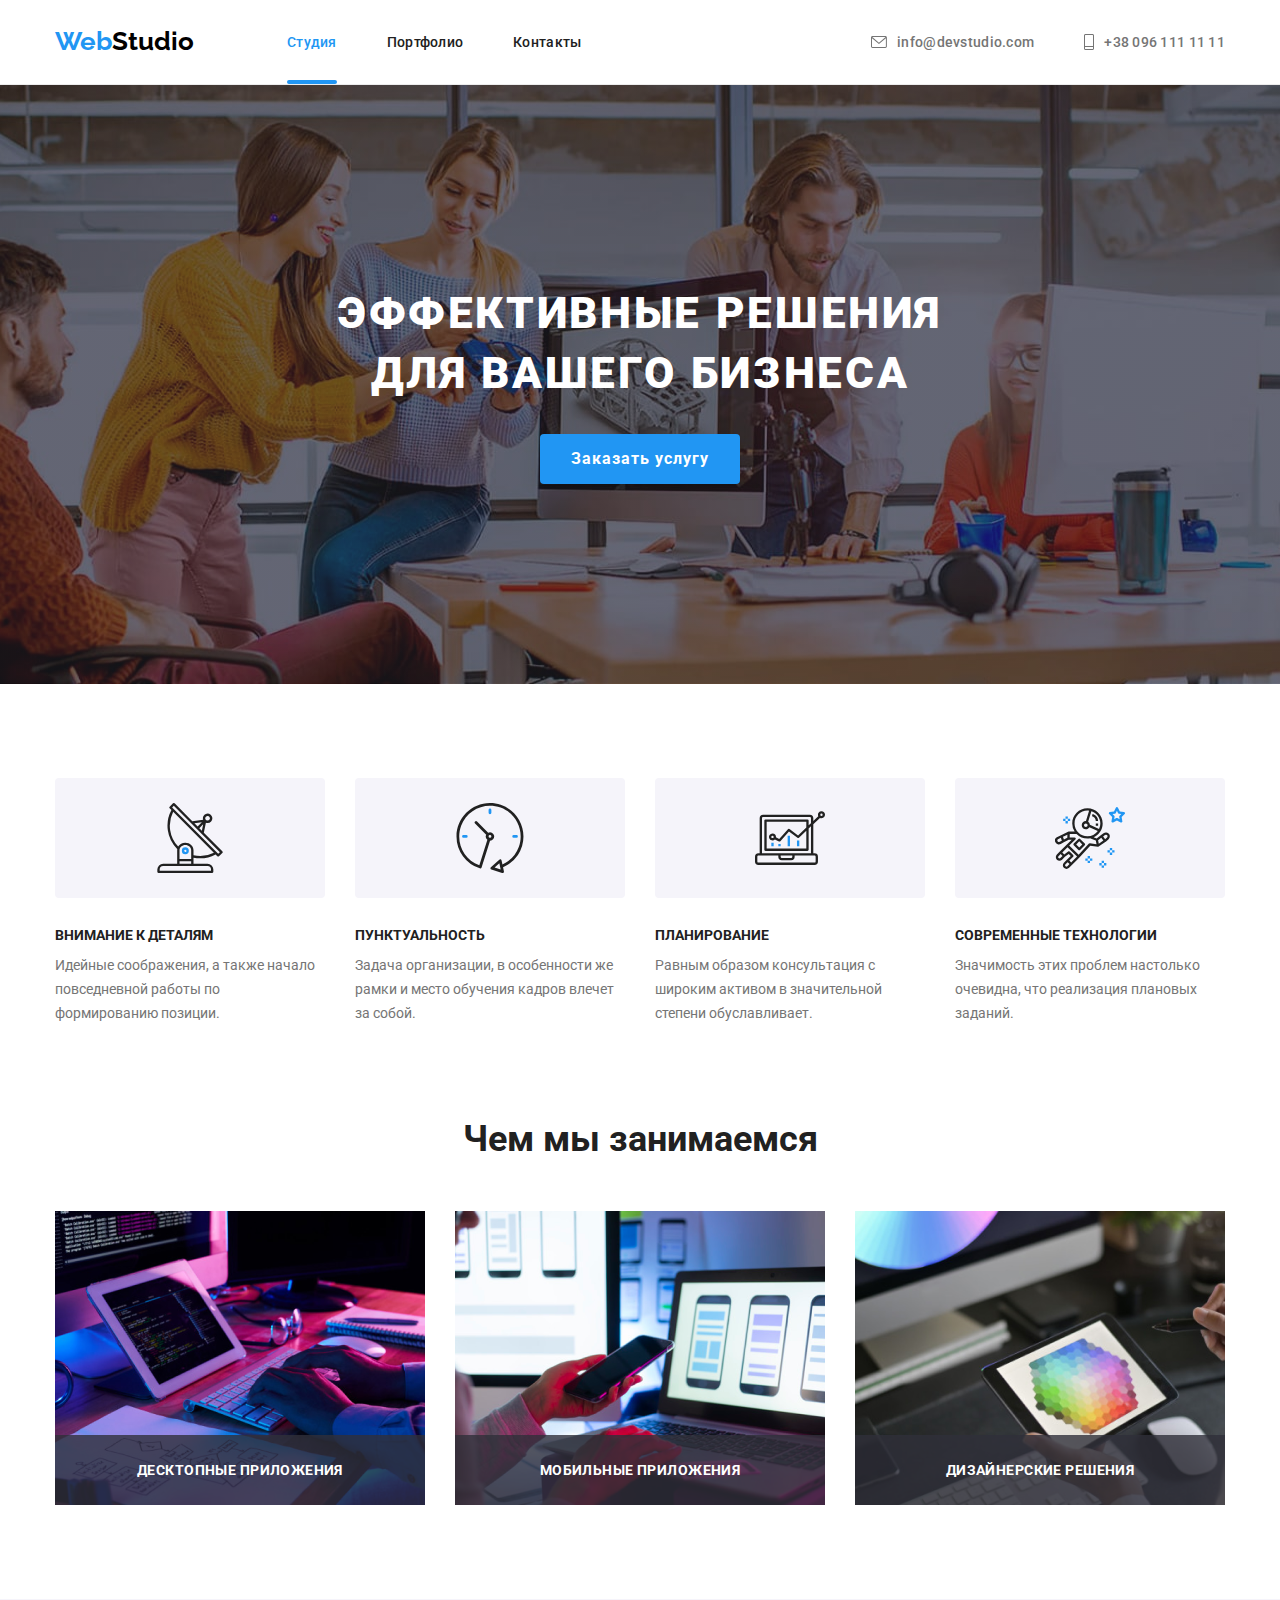
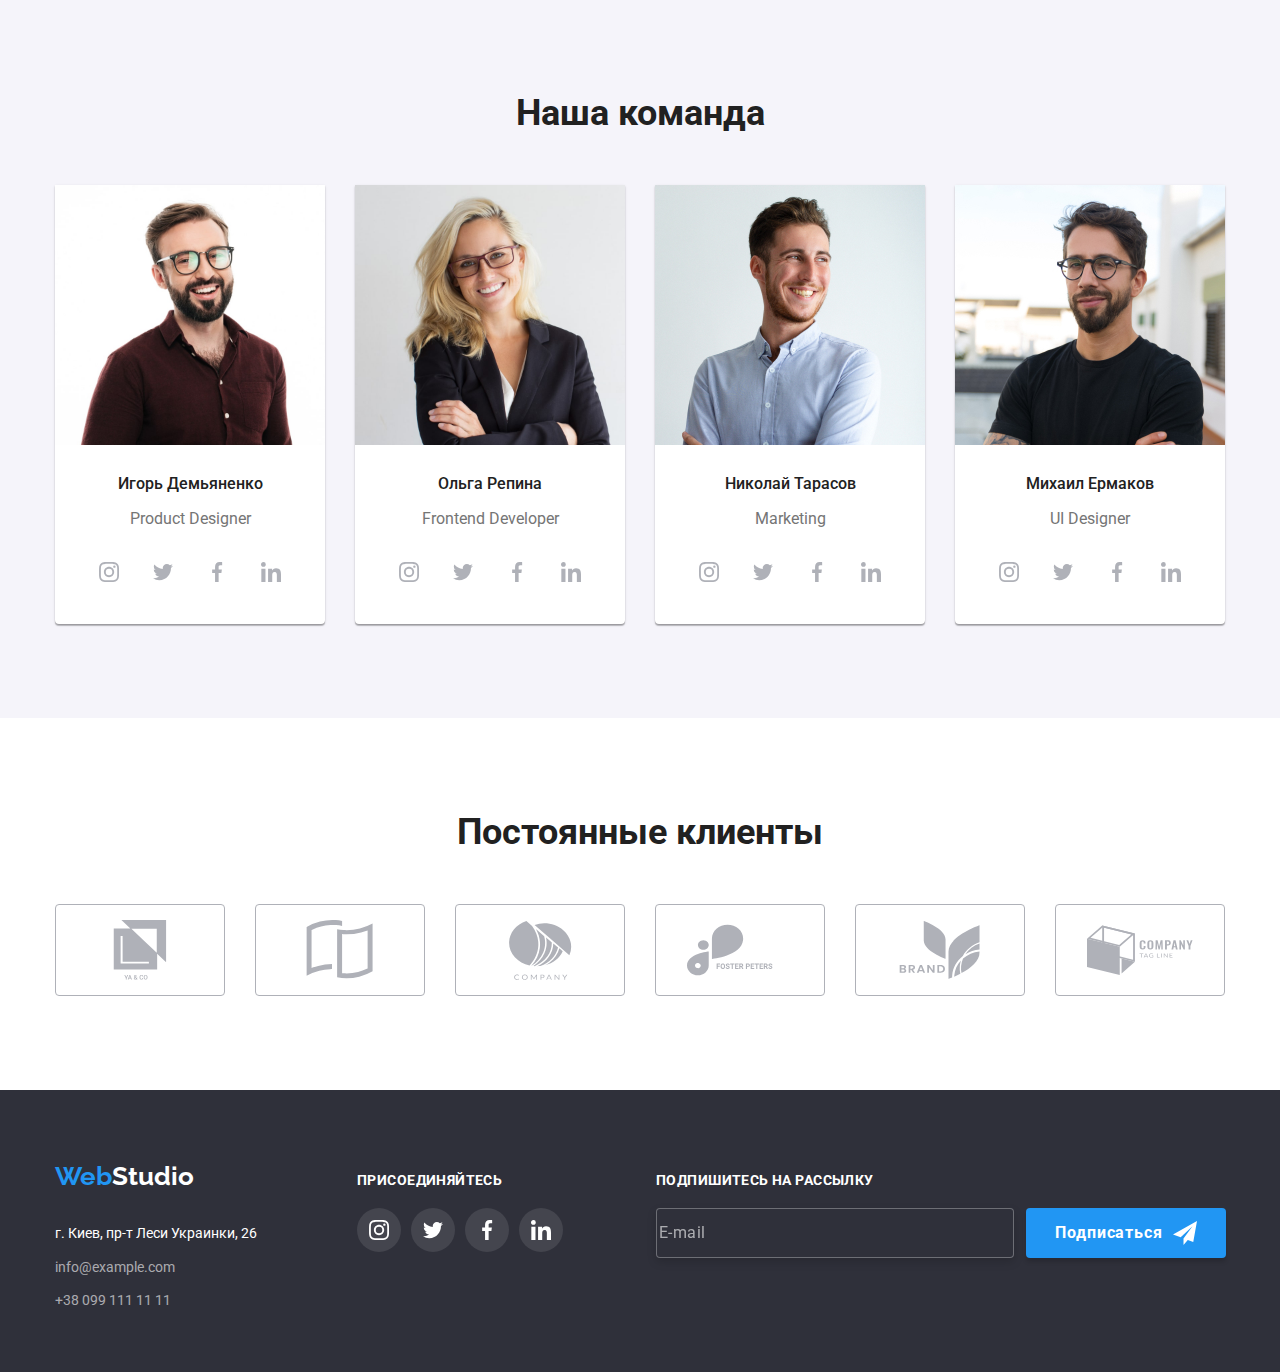
<file: index.html>
<!DOCTYPE html>
<html lang="ru">

<head>
    <meta charset="UTF-8">
    <meta http-equiv="X-UA-Compatible" content="IE=edge">
    <meta name="viewport" content="width=device-width, initial-scale=1.0">
    <link rel="stylesheet" href="./css/modern-normalize.css">
    <link rel="stylesheet" href="./css/main.min.css">
    <link
        href="https://fonts.googleapis.com/css2?family=Raleway:wght@700&family=Roboto:wght@400;500;700;900&display=swap"
        rel="stylesheet">
    <title>Главная</title>
</head>

<body>
    <!--                   Заголовок                     -->
    <header>
        <div class="conteiner main-nav">
            <a href="./index.html" class="logo"><span class="logo__text">Web</span>Studio</a>            
            <nav class="nav">
                <ul class="nav__list list">
                    <li class="nav__item"><a href="./index.html" class="nav__link current">Студия</a></li>
                    <li class="nav__item"><a href="./portfolio.html" class="nav__link ">Портфолио</a></li>
                    <li class="nav__item"><a href="" class="nav__link">Контакты</a></li>
                </ul>
            </nav>
            <ul class="auth list">
                <li class="auth__item"><a href="mailto:info@devstudio.com" class="auth__link">
                        <svg class="auth__icon-envelop" width="16" height="12">
                            <use href="images/icons.svg#icon-envelope"></use>
                        </svg>
                        info@devstudio.com</a></li>
                <li class="auth__item"><a href="tel:+380961111111" class="auth__link">
                        <svg class="auth__icon-tel" width="10" height="16">
                            <use href="images/icons.svg#icon-telefon"></use>
                        </svg>+38 096 111 11 11</a></li>
            </ul>
            <button type="button" class="main-nav__button" data-menu-open>
                <svg class="main-nav__icon" width="40" height="40">
                    <use href="images/icons.svg#icon-menu"></use>
                </svg>
            </button>
            <!-- !------------------ Mobile Menu ----------------! -->
            
            <div class="mobile-menu is-hidden" data-menu>
                <div class="container">
                <div class="mobile-menu-top">             
                <button type="button" class="moblile-menu__close-button" data-menu-close>
                </button> 
                <ul class="mobile-menu__list list">
                    <li class="mobile-menu__item"><a href="./index.html" class="mobile-menu__link current">Студия</a></li>
                    <li class="mobile-menu__item"><a href="./portfolio.html" class="mobile-menu__link">Портфолио</a></li>
                    <li class="mobile-nav-menu__item"><a href="" class="mobile-menu__link">Контакты</a></li>
                </ul>  
                </div>
                <div class="mobile-menu-bot">  
                <ul class="mobile-auth__list list">
                    <li class="mobile-auth__item"><a href="tel:+380961111111" class="mobile-auth__link">
                            +38 096 111 11 11</a></li>
                    <li class="mobile-auth__item "><a href="mailto:info@devstudio.com" class="mobile-auth__link menu-mail">      
                            info@devstudio.com</a></li>
                    
                </ul>  
                <ul class="mobile-social__list list">
                    <li class="mobile-social__item"><a class="mobile-social__link" href="">Instagram</a></li>
                    <li class="mobile-social__item"><a class="mobile-social__link" href="">Twitter</a></li>
                    <li class="mobile-social__item"><a class="mobile-social__link" href="">Facebook</a></li>
                    <li class="mobile-social__item"><a class="mobile-social__link" href="">LinkedIn</a></li>
                </ul> 
              </div>                             
              </div>   
            </div>
        </div>
    </header>


    <main>
        <!--                блок заказа услуг                -->
        <section class="hero">            
            <div class="conteiner">
                <h1 class="hero__title">Эффективные решения <br /> для вашего бизнеса</h1>
                <button type="button" class="hero__button button" data-modal-close>Заказать услугу</button>                
            </div>
        </section>
        <!--           Основной инфо блок    -->
        <section class="section  feature">
            <h2 class="feature__title--hidden visually-hidden">Особенности</h2>
            <div class="conteiner">
                <ul class="feature__list">
                    <li class="feature__item">
                        <div class="feature__icon-conteiner">
                            <svg class="feature__icon">
                                <use href="images/icons.svg#icon-antenna-1"></use>
                            </svg>
                        </div>
                        <h3 class="feature__title">Внимание к деталям</h3>
                        <p class="feature__text">Идейные соображения, а также начало повседневной работы по формированию
                            позиции.</p>
                    </li>
                    <li class="feature__item">
                        <div class="feature__icon-conteiner">
                            <svg class="feature__icon">
                                <use href="images/icons.svg#icon-clock-1"></use>
                            </svg>
                        </div>
                        <h3 class="feature__title">Пунктуальность</h3>
                        <p class="feature__text">Задача организации, в особенности же рамки и место обучения кадров
                            влечет за собой.</p>
                    </li>
                    <li class="feature__item">
                        <div class="feature__icon-conteiner">
                            <svg class="feature__icon">
                                <use href="images/icons.svg#icon-diagram-1"></use>
                            </svg>
                        </div>
                        <h3 class="feature__title">Планирование</h3>
                        <p class="feature__text">Равным образом консультация с широким активом в значительной степени
                            обуславливает.</p>
                    </li>
                    <li class="feature__item">
                        <div class="feature__icon-conteiner">
                            <svg class="feature__icon">
                                <use href="images/icons.svg#icon-astronaut-1"></use>
                            </svg>
                        </div>
                        <h3 class="feature__title">Современные технологии</h3>
                        <p class="feature__text">Значимость этих проблем настолько очевидна, что реализация плановых
                            заданий.</p>
                    </li>
                </ul>
            </div>
        </section>
        <!--              Чем мы занимаемся                -->
        <section class="section  doing">
            <div class="conteiner">
                <h2 class="doing__title title">Чем мы занимаемся</h2>
                <ul class="doing__list">
                    <li class="doing__item">
                        <div class="doing__thumb">
                            <h3 class="doing__cards-title">Десктопные приложения</h3>
                        </div>
                        <img
                         srcset="./images/job1.png 1x,
                         ./images/job1-x2.jpg 2x"   
                         src="./images/job1.png" alt="box1" width="370" height="294"/>
                    </li>
                    <li class="doing__item">
                        <div class="doing__thumb">
                            <h3 class="doing__cards-title">Мобильные приложения</h3>
                        </div>
                        <img
                         srcset="./images/job2.png 1x,
                         ./images/job2-x2.jpg 2x"
                         src="./images/job2.png" alt="box2" width="370" height="294"/>
                    </li>
                    <li class="doing__item">
                        <div class="doing__thumb">
                            <h3 class="doing__cards-title">Дизайнерские решения</h3>
                        </div>
                        <img
                         srcset="./images/job3.png 1x,
                         ./images/job3-x2.jpg 2x"
                         src="./images/job3.png" alt="box3" width="370" height="294"/>
                    </li>
                </ul>
            </div>
        </section>
        <!--              Секция - Наша команда                -->
        <section class="section  team">
            <div class="conteiner">
                <h2 class="team__title title">Наша команда</h2>
                <ul class="team__list list">
                    <li class="team__item">
                        <picture >
                            <source
                            srcset=
                         "./images/team-desk-1-x1.jpg 1x,
                         ./images/team-desk-1-x2.jpg 2x" 
                            media="(min-width: 1200px)"
                            />
                            <source
                            srcset=
                         "./images/team-tab-1-x1.jpg 1x,
                         ./images/team-tab-1-x2.jpg 2x"
                            media="(min-width: 768px)"
                            />
                            <source
                            srcset=
                         "./images/team-mob-1-x1.jpg 1x,
                         ./images/team-mob-1-x2.jpg 2x"
                            media="(min-width: 480px)"
                            />
                            <img src="./images/mate1.png" alt="Игорь Демьяненко"
                            >
                        </picture>   
                        <div class="team__frame">
                            <h3 class="team__members-name">Игорь Демьяненко</h3>
                            <p class="team__profession" lang="en">Product Designer</p>
                            <ul class="team__social">
                                <li class="team__item--social"><a href="" class="team__social-link">
                                        <svg class="team__icon" width="20" height="20">
                                            <use href="images/icons.svg#icon-instagram-2"></use>
                                        </svg>
                                    </a></li>
                                <li class="team__item--social"><a href="" class="team__social-link">
                                        <svg class="team__icon" width="20" height="20">
                                            <use href="images/icons.svg#icon-twitter-1"></use>
                                        </svg>
                                    </a></li>
                                <li class="team__item--social"><a href="" class="team__social-link">
                                        <svg class="team__icon" width="20" height="20">
                                            <use href="images/icons.svg#icon-facebook-1"></use>
                                        </svg>
                                    </a></li>
                                <li class="team__item--social"><a href="" class="team__social-link">
                                        <svg class="team__icon" width="20" height="20">
                                            <use href="images/icons.svg#icon-linkedin-1"></use>
                                        </svg>
                                    </a></li>
                            </ul>
                        </div>
                    </li>
                    <li class="team__item">
                        <picture >
                            <source
                            srcset=
                         "./images/team-desk-2-x1.jpg 1x,
                         ./images/team-desk-2-x2.jpg 2x" 
                            media="(min-width: 1200px)"
                            />
                            <source
                            srcset=
                         "./images/team-tab-2-x1.jpg 1x,
                         ./images/team-tab-2-x2.jpg 2x"
                            media="(min-width: 768px)"
                            />
                            <source
                            srcset=
                         "./images/team-mob-2-x1.jpg 1x,
                         ./images/team-mob-2-x2.jpg 2x"
                            media="(min-width: 480px)"
                            />
                            <img src="./images/mate2.png" alt="Ольга Репина"
                            >
                        </picture>                       
                        <div class="team__frame">
                            <h3 class="team__members-name">Ольга Репина</h3>
                            <p class="team__profession" lang="en">Frontend Developer</p>
                            <ul class="team__social list">
                                <li class="team__item--social"><a href="" class="team__social-link">
                                        <svg class="team__icon" width="20" height="20">
                                            <use href="images/icons.svg#icon-instagram-2"></use>
                                        </svg>
                                    </a></li>
                                <li class="team__item--social"><a href="" class="team__social-link">
                                        <svg class="team__icon" width="20" height="20">
                                            <use href="images/icons.svg#icon-twitter-1"></use>
                                        </svg>
                                    </a></li>
                                <li class="team__item--social"><a href="" class="team__social-link">
                                        <svg class="team__icon" width="20" height="20">
                                            <use href="images/icons.svg#icon-facebook-1"></use>
                                        </svg>
                                    </a></li>
                                <li class="team__item--social"><a href="" class="team__social-link">
                                        <svg class="team__icon" width="20" height="20">
                                            <use href="images/icons.svg#icon-linkedin-1"></use>
                                        </svg>
                                    </a></li>
                            </ul>
                        </div>
                    </li>
                    <li class="team__item">
                        <picture >
                            <source
                            srcset=
                         "./images/team-desk-3-x1.jpg 1x,
                         ./images/team-desk-3-x2.jpg 2x" 
                            media="(min-width: 1200px)"
                            />
                            <source
                            srcset=
                            "./images/team-desk-3-x1.jpg 1x,
                            ./images/team-desk-3-x2.jpg 2x" 
                            media="(min-width: 768px)"
                            />
                            <source
                            srcset=
                            "./images/team-desk-3-x1.jpg 1x,
                            ./images/team-desk-3-x2.jpg 2x" 
                            media="(min-width: 480px)"
                            />
                           <img src="./images/mate3.png" alt="Николай Тарасов" width="270" height="260">
                        </picture>  
                        
                        <div class="team__frame">
                            <h3 class="team__members-name">Николай Тарасов</h3>
                            <p class="team__profession" lang="en">Marketing</p>
                            <ul class="team__social list">
                                <li class="team__item--social"><a href="" class="team__social-link">
                                        <svg class="team__icon" width="20" height="20">
                                            <use href="images/icons.svg#icon-instagram-2"></use>
                                        </svg>
                                    </a></li>
                                <li class="team__item--social"><a href="" class="team__social-link">
                                        <svg class="team__icon" width="20" height="20">
                                            <use href="images/icons.svg#icon-twitter-1"></use>
                                        </svg>
                                    </a></li>
                                <li class="team__item--social"><a href="" class="team__social-link">
                                        <svg class="team__icon" width="20" height="20">
                                            <use href="images/icons.svg#icon-facebook-1"></use>
                                        </svg>
                                    </a></li>
                                <li class="team__item--social"><a href="" class="team__social-link">
                                        <svg class="team__icon" width="20" height="20">
                                            <use href="images/icons.svg#icon-linkedin-1"></use>
                                        </svg>
                                    </a></li>
                            </ul>
                        </div>

                    </li>
                    <li class="team__item">
                        <picture >
                            <source
                            srcset=
                         "./images/team-desk-4-x1.jpg 1x,
                         ./images/team-desk-4-x2.jpg 2x" 
                            media="(min-width: 1200px)"
                            />
                            <source
                            srcset=
                            "./images/team-desk-4-x1.jpg 1x,
                            ./images/team-desk-4-x2.jpg 2x" 
                            media="(min-width: 768px)"
                            />
                            <source
                            srcset=
                            "./images/team-desk-4-x1.jpg 1x,
                            ./images/team-desk-4-x2.jpg 2x" 
                            media="(min-width: 480px)"
                            />
                           <img src="./images/mate4.jpg" alt="Михаил Ермаков" width="270" height="260">
                        </picture>  
                        
                        <div class="team__frame">
                            <h3 class="team__members-name">Михаил Ермаков</h3>
                            <p class="team__profession" lang="en">UI Designer</p>
                            <ul class="team__social list">
                                <li class="team__item--social"><a href="" class="team__social-link">
                                        <svg class="team__icon" width="20" height="20">
                                            <use href="images/icons.svg#icon-instagram-2"></use>
                                        </svg>
                                    </a></li>
                                <li class="team__item--social"><a href="" class="team__social-link">
                                        <svg class="team__icon" width="20" height="20">
                                            <use href="images/icons.svg#icon-twitter-1"></use>
                                        </svg>
                                    </a></li>
                                <li class="team__item--social"><a href="" class="team__social-link">
                                        <svg class="team__icon" width="20" height="20">
                                            <use href="images/icons.svg#icon-facebook-1"></use>
                                        </svg>
                                    </a></li>
                                <li class="team__item--social"><a href="" class="team__social-link">
                                        <svg class="team__icon" width="20" height="20">
                                            <use href="images/icons.svg#icon-linkedin-1"></use>
                                        </svg>
                                    </a></li>
                            </ul>
                        </div>
                    </li>
                </ul>
            </div>

        </section>
        <!-- ********** Наши постоянные клиенты *********** -->
        <section class="section clients">
            <div class="conteiner">
                <h2 class="clients__title title">Постоянные клиенты</h2>
                <ul class="clients__list">
                    <li class=clients__item>
                        <a href="" class="clients__link">
                            <svg class="clients__union-icon" width="106" height="60">
                                <use href="images/icons.svg#icon-union1"></use>
                            </svg>
                        </a>
                    </li>
                    <li class=clients__item>
                        <a href="" class="clients__link">
                            <svg class="clients__union-icon" width="106" height="60">
                                <use href="images/icons.svg#icon-union2"></use>
                            </svg>
                        </a>
                    </li>
                    <li class=clients__item>
                        <a href="" class="clients__link">
                            <svg class="clients__union-icon" width="106" height="60">
                                <use href="images/icons.svg#icon-union3"></use>
                            </svg>
                        </a>
                    </li>
                    <li class=clients__item>
                        <a href="" class="clients__link">
                            <svg class="clients__union-icon" width="106" height="60">
                                <use href="images/icons.svg#icon-union4"></use>
                            </svg>
                        </a>
                    </li>
                    <li class=clients__item>
                        <a href="" class="clients__link">
                            <svg class="clients__union-icon" width="106" height="60">
                                <use href="images/icons.svg#icon-union5"></use>
                            </svg>
                        </a>
                    </li>
                    <li class=clients__item>
                        <a href="" class="clients__link">
                            <svg class="clients__union-icon" width="106" height="60">
                                <use href="images/icons.svg#icon-union6"></use>
                            </svg>
                        </a>
                    </li>
                </ul>
            </div>
        </section>
    </main>
    <!--                  Футер подвал                   -->
    <footer class="footer">
        <div class="conteiner footer__flex">
            <div class="footer__wrap--tab">
            <div class="footer__wrap-adress">
                <a href="./index.html" class="foooter__logo logo"><span class="logo__text">Web</span>Studio</a>
                <address class="adress">
                    <ul class="adress__list list">
                        <li class="adress__item"><a href="https://goo.gl/maps/UffcoD63sRhaBPBs8" target="_blank"
                                rel="noopener noreferrer" class="footer__adress-place">г. Киев, пр-т Леси Украинки, 26</a>
                        </li>
                        <li class="adress__item"><a href="mailto:info@example.com" class="adress__contacts-link">info@example.com</a>
                        </li>
                        <li class="adress__item"><a href="tel:+380991111111" class="adress__contacts-link">+38 099 111 11 11</a>
                        </li>
                    </ul>
                </address>
            </div>
            <div class="footer__invite-wrap">
                <h3 class="footer__title">присоединяйтесь</h3>
                <ul class="social list">
                    <li class="social__item"><a href="" class="social__link">
                            <svg class="social__icon" width="20" height="20">
                                <use href="images/icons.svg#icon-instagram-2"></use>
                            </svg>
                        </a></li>
                    <li class="social__item"><a href="" class="social__link">
                            <svg class="social__icon" width="20" height="20">
                                <use href="images/icons.svg#icon-twitter-1"></use>
                            </svg>
                        </a></li>
                    <li class="social__item"><a href="" class="social__link">
                            <svg class="social__icon" width="20" height="20">
                                <use href="images/icons.svg#icon-facebook-1"></use>
                            </svg>
                        </a></li>
                    <li class="social__item"><a href="" class="social__link">
                            <svg class="social__icon" width="20" height="20">
                                <use href="images/icons.svg#icon-linkedin-1"></use>
                            </svg>
                        </a></li>
                </ul>
            </div>
            </div>
            <div class="footer__mailing-wrap">
                <h3 class="footer__title form">Подпишитесь на рассылку</h3>
                <form action="#" method="get" class="js-speaker-form footer__form">

                    <label for="footer__email"></label>
                    <input type="email" name="email" id="footer__email" placeholder="E-mail" class="footer__input">

                    <button type="submit" class="footer__button button">Подписаться
                        <svg class="footer__icon-send" width="24" height="24">
                            <use href="images/icons.svg#icon-send"></use>
                        </svg>
                    </button>
                </form>
            </div>
        </div>
    </footer>

    <!--    ************** Modal Window *************    -->
    <div class="modal is-hidden" data-modal>
        <div class="modal__wrap">

            <button class="modal__close-button" data-modal-open>
            </button>
            <form action="#" method="get" class="js-speaker-form modal__form">
                <p class="modal__title">Оставьте свои данные, мы вам перезвоним</p>

                <div class="modal__form-field">
                    <label for="name" class="modal__lable">Имя</label>
                    <div class="modal__position-wrap">
                        <input type="text" name="name" id="name" class="modal__input">
                        <svg class="modal__icon" width="18" height="18">
                            <use href="images/icons.svg#icon-person-black"></use>
                        </svg>
                    </div>
                </div>
                <div class="modal__form-field">
                    <label for="tel" class="modal__lable">Телефон</label>
                    <div class="modal__position-wrap">
                        <input type="tel" name="tel" id="tel" class="modal__input">
                        <svg class="modal__icon" width="18" height="18">
                            <use href="images/icons.svg#icon-phone-black"></use>
                        </svg>
                    </div>
                </div>
                <div class="modal__form-field">
                    <label for="email" class="modal__lable">Почта</label>
                    <div class="modal__position-wrap">
                        <input type="email" name="email" id="email" class="modal__input">
                        <svg class="modal__icon" width="18" height="18">
                            <use href="images/icons.svg#icon-email-black"></use>
                        </svg>
                    </div>
                </div>

                <label for="textarea" class="modal__lable">Комментарий</label>
                <textarea name="textarea" id="textarea" placeholder="Введите текст"
                    class="modal__input modal__textarea"></textarea>

                <div class="modal__form-field-checkbox">
                    <input type="checkbox" name="checkbox" id="checkbox" class="modal__checkbox visually-hidden"
                        required>
                    <label for="checkbox" class="modal__label-check">
                        <span class="modal__check-position"><svg class="modal__check-icon" width="16" height="15">
                                <use href="images/icons.svg#icon-full-check"></use>
                            </svg>
                        </span>
                        Соглашаюсь с рассылкой и принимаю <a href="" class="modal__link">Условия договора</a> </label>
                </div>

                <div class="modal__form-field-button">
                    <button type="submit" class="modal__button button">Отправить</button>
                </div>
            </form>
        </div>
    </div>   

    <script src="./js/modal.js"></script>
    <script src="./js/menu.js"></script>

</body>

</html>
</file>
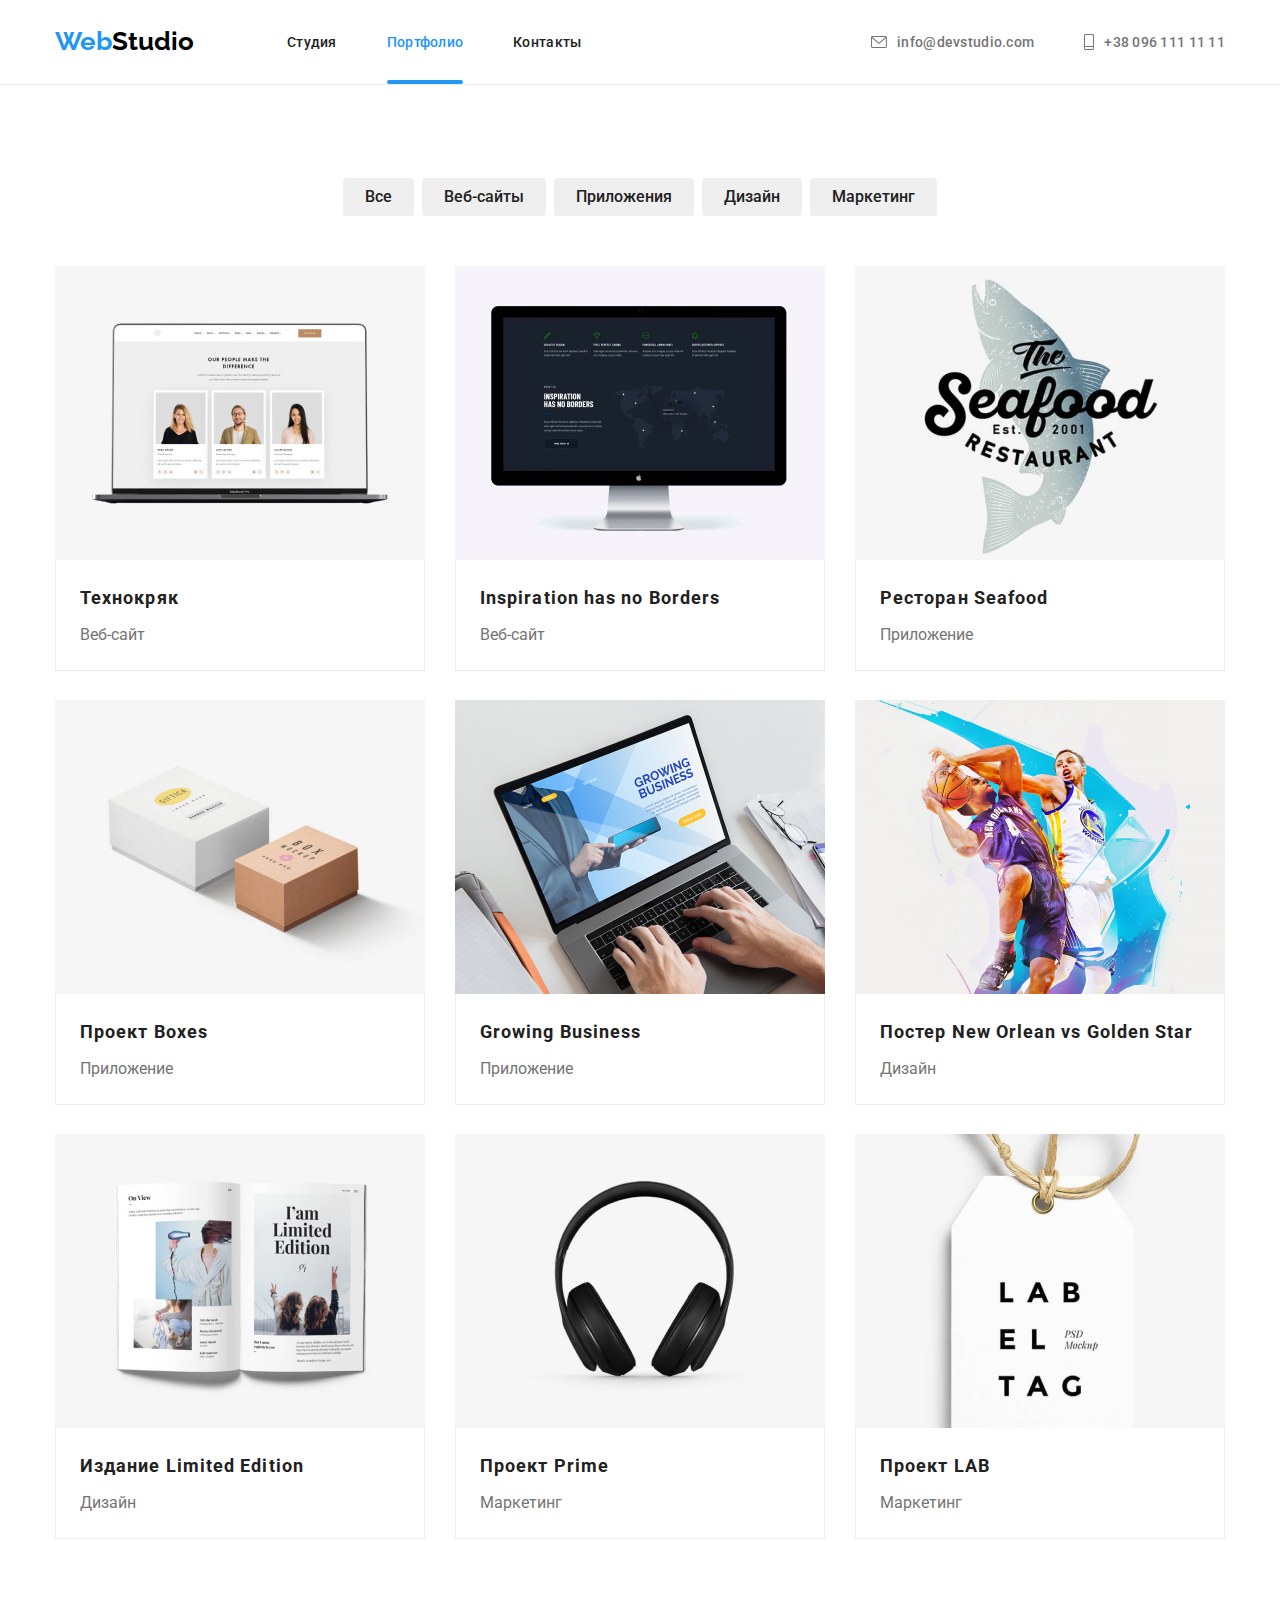
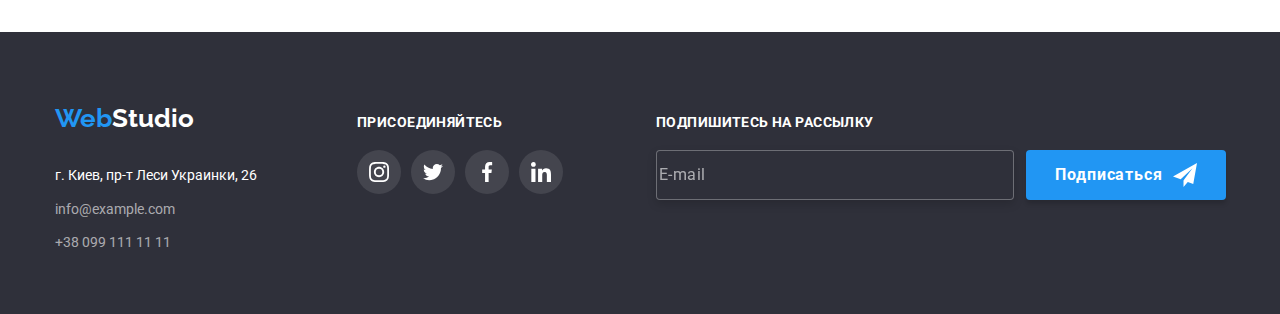
<file: portfolio.html>
<!DOCTYPE html>
<html lang="ru">

<head>
    <meta charset="UTF-8">
    <meta http-equiv="X-UA-Compatible" content="IE=edge">
    <meta name="viewport" content="width=device-width, initial-scale=1.0">
    <link rel="stylesheet"
        href="https://cdnjs.cloudflare.com/ajax/libs/modern-normalize/1.1.0/modern-normalize.min.css">
    <link rel="stylesheet" href="./css/main.min.css">
    <link
        href="https://fonts.googleapis.com/css2?family=Raleway:wght@700&family=Roboto:wght@400;500;700;900&display=swap"
        rel="stylesheet">
    <title>Портфолио</title>
</head>

<body>
    <!--Заголовок-->
    <header>
        <div class="conteiner main-nav">
            <a href="./index.html" class="logo"><span class="logo__text">Web</span>Studio</a>            
            <nav class="nav">
                <ul class="nav__list list">
                    <li class="nav__item"><a href="./index.html" class="nav__link ">Студия</a></li>
                    <li class="nav__item"><a href="./portfolio.html" class="nav__link current">Портфолио</a></li>
                    <li class="nav__item"><a href="" class="nav__link">Контакты</a></li>
                </ul>
            </nav>
            <ul class="auth list">
                <li class="auth__item"><a href="mailto:info@devstudio.com" class="auth__link">
                        <svg class="auth__icon-envelop" width="16" height="12">
                            <use href="images/icons.svg#icon-envelope"></use>
                        </svg>
                        info@devstudio.com</a></li>
                <li class="auth__item"><a href="tel:+380961111111" class="auth__link">
                        <svg class="auth__icon-tel" width="10" height="16">
                            <use href="images/icons.svg#icon-telefon"></use>
                        </svg>+38 096 111 11 11</a></li>
            </ul>
            <button type="button" class="main-nav__button" data-menu-open>
                <svg class="main-nav__icon" width="40" height="40">
                    <use href="images/icons.svg#icon-menu"></use>
                </svg>
            </button>
            <!-- !------------------ Mobile Menu ----------------! -->
            
            <div class="mobile-menu is-hidden" data-menu>
                <div class="container">
                <div class="mobile-menu-top">             
                <button type="button" class="moblile-menu__close-button" data-menu-close>
                </button> 
                <ul class="mobile-menu__list list">
                    <li class="mobile-menu__item"><a href="./index.html" class="mobile-menu__link">Студия</a></li>
                    <li class="mobile-menu__item"><a href="./portfolio.html" class="mobile-menu__link current">Портфолио</a></li>
                    <li class="mobile-nav-menu__item"><a href="" class="mobile-menu__link">Контакты</a></li>
                </ul>  
                </div>
                <div class="mobile-menu-bot">  
                <ul class="mobile-auth__list list">
                    <li class="mobile-auth__item"><a href="tel:+380961111111" class="mobile-auth__link">
                            +38 096 111 11 11</a></li>
                    <li class="mobile-auth__item "><a href="mailto:info@devstudio.com" class="mobile-auth__link menu-mail">      
                            info@devstudio.com</a></li>
                    
                </ul>  
                <ul class="mobile-social__list list">
                    <li class="mobile-social__item"><a class="mobile-social__link" href="">Instagram</a></li>
                    <li class="mobile-social__item"><a class="mobile-social__link" href="">Twitter</a></li>
                    <li class="mobile-social__item"><a class="mobile-social__link" href="">Facebook</a></li>
                    <li class="mobile-social__item"><a class="mobile-social__link" href="">LinkedIn</a></li>
                </ul> 
              </div>                             
              </div>   
            </div>
        </div>
    </header>
    <main>
        <!--Фильтр списка проєктов-->
        <section class="section  filter">
            <!-- <h1>Список работ</h1> -->
            <div class="conteiner">
                <ul class="filter__button-block list">
                    <li class="filter__item"> <button class="filter__button" type="button">Все</button></li>
                    <li class="filter__item"> <button class="filter__button" type="button">Веб-сайты</button></li>
                    <li class="filter__item"> <button class="filter__button" type="button">Приложения</button></li>
                    <li class="filter__item"> <button class="filter__button" type="button">Дизайн</button></li>
                    <li class="filter__item"> <button class="filter__button" type="button">Маркетинг</button></li>
                </ul>
    
                <ul class="filter__list list">
                    <li class="filter__item--list">
                        <a href="" class="filter__link">
                            <div class="filter__hidden-wrap">
                                <picture >
                                    <source
                                    srcset=
                                    "./images/filter-1-x1.jpg 1x,
                                    ./images/filter-1-x2.jpg 2x" 
                                    media="(min-width: 1200px)"
                                    />
                                    <source
                                    srcset=
                                    "./images/filter-1-x1.jpg 1x,
                                    ./images/filter-1-x2.jpg 2x" 
                                    media="(min-width: 768px)"
                                    />
                                    <source
                                    srcset=
                                    "./images/filter-1-x1.jpg 1x,
                                    ./images/filter-1-x2.jpg 2x" 
                                    media="(min-width: 480px)"
                                    />
                                  <img src="./images/tech.png" alt="Проект Технокряк" width="370" height="294"> 
                                   
                                   </picture>                                 
                                <div class="filter__product-overlay">
                                    <p class="filter__overlay-text">Технокряк это современная площадка распространения коронавируса.
                                        Компании используют эту платформу для цифрового
                                        шпионажа и атак на защищённые сервера конкурентов.</p>
                                </div>
                            </div>
                            <div class="filter__frame">
                                <h3 class="filter__title">Технокряк</h3>
                                <p class="filter__text">Веб-сайт</p>
                            </div>
                        </a>
                    </li>
                    <li class="filter__item--list">
                        <a href="" class="filter__link">
                            <div class="filter__hidden-wrap">
                                <picture >
                                    <source
                                    srcset=
                                    "./images/filter-6-x1.jpg 1x,
                                    ./images/filter-6-x2.jpg 2x" 
                                    media="(min-width: 1200px)"
                                    />
                                    <source
                                    srcset=
                                    "./images/filter-6-x1.jpg 1x,
                                    ./images/filter-6-x2.jpg 2x" 
                                    media="(min-width: 768px)"
                                    />
                                    <source
                                    srcset=
                                    "./images/filter-6-x1.jpg 1x,
                                    ./images/filter-6-x2.jpg 2x" 
                                    media="(min-width: 480px)"
                                    />
                                    <img src="./images/Inspiration.png" alt="Изображение Монитора" width="370" height="294">
                                   </picture>
                                
                                <div class="filter__product-overlay">
                                    <p class="filter__overlay-text"></p>
                                </div>
                            </div>
                            <div class="filter__frame">
                                <h3 class="filter__title" lang="en">Inspiration has no Borders</h3>
                                <p class="filter__text">Веб-сайт</p>
                            </div>
                        </a>
                    </li>
                    <li class="filter__item--list">
                        <a href="" class="filter__link">
    
                            <div class="filter__hidden-wrap">
                                <picture >
                                    <source
                                    srcset=
                                    "./images/filter-3-x1.jpg 1x,
                                    ./images/filter-3-x2.jpg 2x" 
                                    media="(min-width: 1200px)"
                                    />
                                    <source
                                    srcset=
                                    "./images/filter-3-x1.jpg 1x,
                                    ./images/filter-3-x2.jpg 2x" 
                                    media="(min-width: 768px)"
                                    />
                                    <source
                                    srcset=
                                    "./images/filter-3-x1.jpg 1x,
                                    ./images/filter-3-x2.jpg 2x" 
                                    media="(min-width: 480px)"
                                    />
                                     <img src="./images/Seafood.png" alt="Лого ресторана" width="370" height="294">
                                   </picture>
                               
                                <div class="filter__product-overlay">
                                    <p class="filter__overlay-text"></p>
                                </div>
                            </div>
                            <div class="filter__frame">
                                <h3 class="filter__title">Ресторан Seafood</h3>
                                <p class="filter__text">Приложение</p>
                            </div>
                        </a>
                    </li>
                    <li class="filter__item--list">
                        <a href="" class="filter__link">
    
                            <div class="filter__hidden-wrap">
                                <picture >
                                    <source
                                    srcset=
                                    "./images/filter-5-x1.jpg 1x,
                                    ./images/filter-5-x2.jpg 2x" 
                                    media="(min-width: 1200px)"
                                    />
                                    <source
                                    srcset=
                                    "./images/filter-5-x1.jpg 1x,
                                    ./images/filter-5-x2.jpg 2x" 
                                    media="(min-width: 768px)"
                                    />
                                    <source
                                    srcset=
                                    "./images/filter-5-x1.jpg 1x,
                                    ./images/filter-5-x2.jpg 2x" 
                                    media="(min-width: 480px)"
                                    />
                                    <img src="./images/Boxes.png" alt=" Проект Boxes " width="370" height="294">
                                   </picture>
                                
                                <div class="filter__product-overlay">
                                    <p class="filter__overlay-text"></p>
                                </div>
                            </div>
                            <div class="filter__frame">
                                <h3 class="filter__title">Проект <span lang="en">Boxes</span></h3>
                                <p class="filter__text">Приложение</p>
                            </div>
                        </a>
                    </li>
                    <li class="filter__item--list">
                        <a href="" class="filter__link">
    
                            <div class="filter__hidden-wrap">
                                <picture >
                                    <source
                                    srcset=
                                    "./images/filter-9-x1.jpg 1x,
                                    ./images/filter-9-x2.jpg 2x" 
                                    media="(min-width: 1200px)"
                                    />
                                    <source
                                    srcset=
                                    "./images/filter-9-x1.jpg 1x,
                                    ./images/filter-9-x2.jpg 2x" 
                                    media="(min-width: 768px)"
                                    />
                                    <source
                                    srcset=
                                    "./images/filter-9-x1.jpg 1x,
                                    ./images/filter-9-x2.jpg 2x" 
                                    media="(min-width: 480px)"
                                    />
                                    <img src="./images/GBusness.png" alt=" Ищображение ноутбука " width="370" height="294">
                                   </picture>
                                
                                <div class="filter__product-overlay">
                                    <p class="filter__overlay-text"></p>
                                </div>
                            </div>
                            <div class="filter__frame">
                                <h3 class="filter__title" lang="en">Growing Business</h3>
                                <p class="filter__text">Приложение</p>
                            </div>
                        </a>
                    </li>
                    <li class="filter__item--list">
                        <a href="" class="filter__link">
    
                            <div class="filter__hidden-wrap">
                                <picture >
                                    <source
                                    srcset=
                                    "./images/filter-2-x1.jpg 1x,
                                    ./images/filter-2-x2.jpg 2x" 
                                    media="(min-width: 1200px)"
                                    />
                                    <source
                                    srcset=
                                    "./images/filter-2-x1.jpg 1x,
                                    ./images/filter-2-x2.jpg 2x" 
                                    media="(min-width: 768px)"
                                    />
                                    <source
                                    srcset=
                                    "./images/filter-2-x1.jpg 1x,
                                    ./images/filter-2-x2.jpg 2x" 
                                    media="(min-width: 480px)"
                                    />
                                    <img src="./images/NewOrlean.png" alt=" Ищображение ноутбука " width="370" height="294">                               
                                   </picture>
                                
                                <div class="filter__product-overlay">
                                    <p class="filter__overlay-text"></p>
                                </div>
                            </div>
                            <div class="filter__frame">
                                <h3 class="filter__title">Постер <span lang="en">New Orlean vs Golden Star</span></h3>
                                <p class="filter__text">Дизайн</p>
                            </div>
                        </a>
                    </li>
                    <li class="filter__item--list">
                        <a href="" class="filter__link">
    
                            <div class="filter__hidden-wrap">
                                <picture >
                                    <source
                                    srcset=
                                    "./images/filter-7-x1.jpg 1x,
                                    ./images/filter-7-x2.jpg 2x" 
                                    media="(min-width: 1200px)"
                                    />
                                    <source
                                    srcset=
                                    "./images/filter-7-x1.jpg 1x,
                                    ./images/filter-7-x2.jpg 2x" 
                                    media="(min-width: 768px)"
                                    />
                                    <source
                                    srcset=
                                    "./images/filter-7-x1.jpg 1x,
                                    ./images/filter-7-x2.jpg 2x" 
                                    media="(min-width: 480px)"
                                    />
                                    <img src="./images/journal.png" alt="Журнал" width="370" height="294">                            
                                   </picture>
                                
                                <div class="filter__product-overlay">
                                    <p class="overlay__text"></p>
                                </div>
                            </div>
                            <div class="filter__frame">
                                <h3 class="filter__title">Издание <span lang="en">Limited Edition</span></h3>
                                <p class="filter__text">Дизайн</p>
                            </div>
                        </a>
                    </li>
                    <li class="filter__item--list">
                        <a href="" class="filter__link">
    
                            <div class="filter__hidden-wrap">
                                <picture >
                                    <source
                                    srcset=
                                    "./images/filter-4-x1.jpg 1x,
                                    ./images/filter-4-x2.jpg 2x" 
                                    media="(min-width: 1200px)"
                                    />
                                    <source
                                    srcset=
                                    "./images/filter-4-x1.jpg 1x,
                                    ./images/filter-4-x2.jpg 2x" 
                                    media="(min-width: 768px)"
                                    />
                                    <source
                                    srcset=
                                    "./images/filter-4-x1.jpg 1x,
                                    ./images/filter-4-x2.jpg 2x" 
                                    media="(min-width: 480px)"
                                    />
                                    <img src="./images/Prime.png" alt="Наушники" width="370" height="294">                              
                                   </picture>
                                
                                <div class="filter__product-overlay">
                                    <p class="filter__overlay-text"></p>
                                </div>
                            </div>
                            <div class="filter__frame">
                                <h3 class="filter__title">Проект <span lang="en">Prime</span> </h3>
                                <p class="filter__text">Маркетинг</p>
                            </div>
                        </a>
                    </li>
                    <li class="filter__item--list">
                        <a href="" class="filter__link">
    
                            <div class="filter__hidden-wrap">
                                <picture >
                                    <source
                                    srcset=
                                    "./images/filter-8-x1.jpg 1x,
                                    ./images/filter-8-x2.jpg 2x" 
                                    media="(min-width: 1200px)"
                                    />
                                    <source
                                    srcset=
                                    "./images/filter-8-x1.jpg 1x,
                                    ./images/filter-8-x2.jpg 2x" 
                                    media="(min-width: 768px)"
                                    />
                                    <source
                                    srcset=
                                    "./images/filter-8-x1.jpg 1x,
                                    ./images/filter-8-x2.jpg 2x" 
                                    media="(min-width: 480px)"
                                    />
                                    <img src="./images/projectLAB.png" alt="LAB EL TAG" width="370" height="294">                             
                                   </picture>
                                
                                <div class="filter__product-overlay">
                                    <p class="filter__overlay-text"></p>
                                </div>
                            </div>
                            <div class="filter__frame">
                                <h3 class="filter__title">Проект <span lang="en">LAB</span> </h3>
                                <p class="filter__text">Маркетинг</p>
                            </div>
                        </a>
                    </li>
                </ul>
            </div>
        </section>
    </main>
    <!-- Футер подвал  -->
    <footer class="footer">
        <div class="conteiner footer__flex">
            <div class="footer__wrap--tab">
            <div class="footer__wrap-adress">
                <a href="./index.html" class="foooter__logo logo"><span class="logo__text">Web</span>Studio</a>
                <address class="adress">
                    <ul class="adress__list list">
                        <li class="adress__item"><a href="https://goo.gl/maps/UffcoD63sRhaBPBs8" target="_blank"
                                rel="noopener noreferrer" class="footer__adress-place">г. Киев, пр-т Леси Украинки, 26</a>
                        </li>
                        <li class="adress__item"><a href="mailto:info@example.com" class="adress__contacts-link">info@example.com</a>
                        </li>
                        <li class="adress__item"><a href="tel:+380991111111" class="adress__contacts-link">+38 099 111 11 11</a>
                        </li>
                    </ul>
                </address>
            </div>
            <div class="footer__invite-wrap">
                <h3 class="footer__title">присоединяйтесь</h3>
                <ul class="social list">
                    <li class="social__item"><a href="" class="social__link">
                            <svg class="social__icon" width="20" height="20">
                                <use href="images/icons.svg#icon-instagram-2"></use>
                            </svg>
                        </a></li>
                    <li class="social__item"><a href="" class="social__link">
                            <svg class="social__icon" width="20" height="20">
                                <use href="images/icons.svg#icon-twitter-1"></use>
                            </svg>
                        </a></li>
                    <li class="social__item"><a href="" class="social__link">
                            <svg class="social__icon" width="20" height="20">
                                <use href="images/icons.svg#icon-facebook-1"></use>
                            </svg>
                        </a></li>
                    <li class="social__item"><a href="" class="social__link">
                            <svg class="social__icon" width="20" height="20">
                                <use href="images/icons.svg#icon-linkedin-1"></use>
                            </svg>
                        </a></li>
                </ul>
            </div>
            </div>
            <div class="footer__mailing-wrap">
                <h3 class="footer__title form">Подпишитесь на рассылку</h3>
                <form action="#" method="get" class="js-speaker-form footer__form">

                    <label for="footer__email"></label>
                    <input type="email" name="email" id="footer__email" placeholder="E-mail" class="footer__input">

                    <button type="submit" class="footer__button button">Подписаться
                        <svg class="footer__icon-send" width="24" height="24">
                            <use href="images/icons.svg#icon-send"></use>
                        </svg>
                    </button>
                </form>
            </div>
        </div>
    </footer>

    <script src="./js/menu.js"></script>
</body>

</html>
</file>
<file: css/main.min.css>
body{font-family:'Roboto', sans-serif;color:#757575}h1,h2,h3,h4,h5,h6,p{margin:0;padding:0}ul{list-style:none;margin:0;padding:0}img{display:block;min-width:100%;height:auto;width:100%}button{cursor:pointer}header{outline:1px solid #ececec}textarea{resize:none}.conteiner,.main-nav,.footer__flex{width:100%;padding-left:15px;padding-right:15px;margin-right:auto;margin-left:auto}@media screen and (min-width: 480px){.conteiner,.main-nav,.footer__flex{width:480px}}@media screen and (min-width: 768px){.conteiner,.main-nav,.footer__flex{width:768px}}@media screen and (min-width: 1200px){.conteiner,.main-nav,.footer__flex{width:1200px}}.hero,.feature,.team,.doing,.clients,.filter{padding-top:60px;padding-bottom:60px}@media screen and (min-width: 1200px){.hero,.feature,.team,.doing,.clients,.filter{padding-top:94px;padding-bottom:94px}}.modal__checkbox,.feature__title--hidden{position:absolute;width:1px;height:1px;margin:-1px;border:0;padding:0;white-space:nowrap;clip-path:inset(100%);clip:rect(0 0 0 0);overflow:hidden}.feature__list,.team__social,.doing__list,.clients__list,.filter__button-block,.adres__list,.social{padding:0;margin:0;list-style:none}:root{--primary-text-color: #757575;--primary-title-text: #212121;--accent-color: #2196f3;--primary-white-color: #ffffff;--timing-function: cubic-bezier(0.4, 0, 0.2, 1)}.modal{position:fixed;z-index:1;left:0;top:0;width:100%;height:100%;background-color:rgba(0,0,0,0.2);opacity:1;visibility:visible;transition:opacity 250ms cubic-bezier(0.4, 0, 0.2, 1),visibility 250ms cubic-bezier(0.4, 0, 0.2, 1)}.modal.is-hidden{visibility:hidden;opacity:0;pointer-events:none}.modal__wrap{padding:40px;position:absolute;top:50%;left:50%;transform:translate(-50%, -50%);width:450px;height:609px;background:#fff;box-shadow:0px 1px 3px rgba(0,0,0,0.12),0px 1px 1px rgba(0,0,0,0.14),0px 2px 1px rgba(0,0,0,0.2);border-radius:4px}@media screen and (min-width: 1200px){.modal__wrap{width:528px;height:581px;padding:40px}}.modal__close-button{display:inline-flexbox;border:none;cursor:pointer;box-sizing:border-box;position:absolute;right:0;top:0;width:30px;height:30px;margin-right:8px;margin-top:8px;background:#fff;background-image:url(../images/svg/close-black.svg);background-size:18px;background-repeat:no-repeat;background-position:center;border:1px solid rgba(0,0,0,0.1);border-radius:50%}.modal__close-button:hover,.modal__close-button:focus{background:#fff;background-image:url(../images/svg/close-blue.svg);background-size:18px;background-repeat:no-repeat;background-position:center;border:1px solid rgba(0,0,0,0.1);border-radius:50%}.modal__title{font-weight:700;font-size:20px;letter-spacing:.03em;line-height:calc(30 / 20);text-align:center;margin-bottom:8px;color:#212121}@media screen and (min-width: 1200px){.modal__title{font-weight:700;font-size:20px;letter-spacing:.03em;line-height:calc(23 / 20)}}.modal__input{width:100%;padding-left:42px;border:1px solid rgba(33,33,33,0.2);box-sizing:border-box;border-radius:4px;height:40px}.modal__input::placeholder{font-size:14px;letter-spacing:.01em;line-height:calc(16 / 14);color:rgba(117,117,117,0.5)}@media screen and (min-width: 1200px){.modal__input::placeholder{font-size:12px;letter-spacing:.01em;line-height:calc(14 / 12)}}.modal__textarea{height:120px;padding:12px 16px;margin-bottom:20px}.modal__lable{font-size:12px;letter-spacing:.01em;line-height:calc(14 / 12);color:#757575;display:inline-block;margin-bottom:4px}.modal__form{width:100%;height:100%;margin-left:auto;margin-right:auto}.modal__form-field{margin-bottom:6px}.modal__position-wrap{position:relative}.modal__label-check{padding-left:25px;font-size:12px;letter-spacing:.03em;line-height:calc(14 / 12);align-items:center;cursor:pointer}@media screen and (min-width: 1200px){.modal__label-check{padding-left:0;font-size:14px;letter-spacing:.03em;line-height:calc(12 / 14)}}.modal__form-field-button{display:flex;justify-content:center;align-items:center}.modal__link{color:#2196f3}.modal__icon{position:absolute;display:inline-block;top:50%;left:19px;transform:translateY(-50%)}.modal__input:hover+.modal__icon,.modal__input:focus+.modal__icon{fill:#2196f3;cursor:pointer}.modal__input:hover,.modal__input:focus{border:1px solid #2196f3;cursor:pointer}.modal__form-field-checkbox{display:flex;justify-content:center;align-items:center;position:relative;margin-bottom:30px}.modal__check-position{display:flex;justify-content:center;align-items:center;position:absolute;top:0;left:0;margin-right:0;width:16px;height:15px;border:2px solid #212121;border-radius:2px}@media screen and (min-width: 1200px){.modal__check-position{top:-2px;left:4px}}.modal__check-icon{border-radius:2px}.modal__checkbox:checked+.modal__label-check>span{background-color:#2196f3;border:none}.modal__checkbox:focus+.modal__label-check>span,.modal__checkbox:hover+.modal__label-check>span{border-color:#2196f3;cursor:pointer}.logo{font-family:Raleway;font-weight:700;font-size:24px;line-height:1.16;color:#000000;text-decoration:none}@media screen and (min-width: 1200px){.logo{font-weight:bold;font-size:26px;line-height:1.2;margin-right:93px}}.logo .logo__text{color:#2196f3}.button{width:200px;height:50px;border:none;color:#fff;background:#2196f3;box-shadow:0px 4px 4px rgba(0,0,0,0.15);border-radius:4px;text-align:center;font-weight:bold;font-size:16px;line-height:calc(30 / 16);letter-spacing:0.06em}.title{color:#212121;font-weight:bold;font-size:28px;line-height:1.17;text-align:center;margin-bottom:30px}@media screen and (min-width: 1200px){.title{font-weight:bold;font-size:36px;line-height:1.16;margin-bottom:50px}}.auth{display:none}@media screen and (min-width: 768px){.auth{display:flex;flex-direction:column}.auth .auth__item:nth-child(1){margin-bottom:10px}}@media screen and (min-width: 1200px){.auth{flex-direction:row;margin-left:auto}.auth .auth__item:nth-child(1){margin-bottom:0}}@media screen and (min-width: 1200px){.auth .auth__item+.auth__item{margin-left:50px}}.auth__link{color:#757575;font-weight:500;font-size:14px;line-height:1.43;letter-spacing:.02em;text-decoration:none;transition:color 250ms cubic-bezier(0.4, 0, 0.2, 1)}@media screen and (min-width: 1200px){.auth__link{display:flex;justify-content:center;align-items:center;padding-top:32px;padding-bottom:32px}}.auth__icon-envelop{fill:#757575;margin-right:10px;transition:fill 250ms cubic-bezier(0.4, 0, 0.2, 1)}.auth__link:hover .auth__icon-envelop,.auth__link:focus .auth__icon-envelop{fill:#2196f3}.auth__icon-tel{fill:#757575;margin-right:10px;transition:fill 250ms cubic-bezier(0.4, 0, 0.2, 1)}.auth__link:hover .auth__icon-tel,.auth__link:focus .auth__icon-tel{fill:#2196f3}.auth__link:hover,.auth__link:focus{color:#2196f3;transition:color 250ms cubic-bezier(0.4, 0, 0.2, 1)}.nav__list{display:none}@media screen and (min-width: 768px){.nav__list{display:flex}}.nav__list .nav__item+.nav__item{margin-left:50px}.main-nav{display:flex;justify-content:center;align-items:center}@media screen and (min-width: 768px){.main-nav{justify-content:space-between}}.main-nav__button{border:none;background-color:#fff;margin-top:10px;margin-bottom:10px;margin-left:auto;padding:0}@media screen and (min-width: 768px){.main-nav__button{display:none}}.main-nav__button:hover .main-nav__icon,.main-nav__button:focus .main-nav__icon{fill:#2196f3}.nav__link{display:block;font-weight:500;font-size:14px;line-height:1.43;letter-spacing:.02em;color:#212121;text-decoration:none;padding-top:32px;padding-bottom:32px;transition:color 250ms cubic-bezier(0.4, 0, 0.2, 1)}.nav__link:hover,.nav__link:focus{color:#2196f3}.mobile-menu{position:fixed;z-index:1;background-color:#fff;width:100vw;height:100vh;top:0;left:0}.mobile-menu.is-hidden{visibility:hidden;opacity:0;pointer-events:none}.container{display:flex;flex-direction:column;justify-content:space-between;padding:48px 15px 48px 40px;margin-right:auto;margin-left:auto;height:100%}@media screen and (min-width: 480px){.container{width:480px}}@media screen and (min-width: 768px){.container{width:768px}}@media screen and (min-width: 1200px){.container{width:1200px}}.mobile-menu__item:nth-last-child(n+1){margin-bottom:32px}.mobile-menu__link{text-decoration:none;cursor:pointer;font-weight:500;font-size:40px;line-height:1.17;letter-spacing:.02em;color:#212121}.mobile-menu__link:hover,.mobile-menu__link:focus{color:#2196f3}.mobile-auth__list{margin-bottom:64px}.mobile-auth__item{margin-bottom:32px}.mobile-auth__link{text-decoration:none;cursor:pointer;font-weight:500;font-size:34px;line-height:1.17;letter-spacing:.02em;color:#2196f3}.menu-mail{font-weight:500;font-size:24px;line-height:1.17;letter-spacing:.02em;color:#757575}.mobile-social__list{display:flex;flex-wrap:wrap}.mobile-social__item+.mobile-social__item{border-left:1px solid rgba(33,33,33,0.2);padding-left:10px;margin-left:10px}.mobile-social__link{text-decoration:none;cursor:pointer;font-weight:500;font-size:18px;line-height:1.22;letter-spacing:.02em;color:#2196f3}.moblile-menu__close-button{display:block;border:none;cursor:pointer;box-sizing:border-box;position:absolute;right:0;top:0;width:40px;height:40px;margin-right:15px;margin-top:10px;padding:0;background:#fff;background-image:url(../images/svg/close-black.svg);background-size:29px;background-repeat:no-repeat;background-position:center}.moblile-menu__close-button:hover,.moblile-menu__close-button:focus{background:#fff;background-image:url(../images/svg/close-blue.svg);background-size:29px;background-repeat:no-repeat;background-position:center}.current{color:#2196f3;display:block;position:relative}@media screen and (min-width: 768px){.current::after{content:'';width:100%;display:block;position:absolute;left:0;bottom:0;border:2px solid #2196f3;border-radius:2px;transform:scaleX(100%);transition:transform cubic-bezier(0.4, 0, 0.2, 1) 2500ms}.current:hover::after{transition:transform 2500ms cubic-bezier(0.4, 0, 0.2, 1);transform:scaleX(0)}}.hero{text-align:center;background-color:rgba(47,48,58,0.4);background-image:linear-gradient(to right, rgba(47,48,58,0.4), rgba(47,48,58,0.4)),url(../images/header-mob-img.jpg);background-repeat:no-repeat;background-position:center;background-size:cover;height:400px;padding-top:118px;padding-bottom:118px}@media (min-device-pixel-ratio: 2), (min-resolution: 192dpi), (min-resolution: 2dppx){.hero{background-color:rgba(47,48,58,0.4);background-image:linear-gradient(to right, rgba(47,48,58,0.4), rgba(47,48,58,0.4)),url(../images/header-mob-img-x2.jpg)}}@media screen and (min-width: 768px){.hero{background-image:linear-gradient(to right, rgba(47,48,58,0.4), rgba(47,48,58,0.4)),url(../images/header-tab-img.jpg)}}@media screen and (min-width: 768px) and (min-device-pixel-ratio: 2), screen and (min-width: 768px) and (min-resolution: 192dpi), screen and (min-width: 768px) and (min-resolution: 2dppx){.hero{background-color:rgba(47,48,58,0.4);background-image:linear-gradient(to right, rgba(47,48,58,0.4), rgba(47,48,58,0.4)),url(../images/header-tab-img-x2.jpg)}}@media screen and (min-width: 1200px){.hero{background-image:linear-gradient(to right, rgba(47,48,58,0.4), rgba(47,48,58,0.4)),url(../images/header-desk-img.jpg);height:100%;background-size:auto;padding-top:200px;padding-bottom:200px}}@media screen and (min-width: 1200px) and (min-device-pixel-ratio: 2), screen and (min-width: 1200px) and (min-resolution: 192dpi), screen and (min-width: 1200px) and (min-resolution: 2dppx){.hero{background-color:rgba(47,48,58,0.4);background-image:linear-gradient(to right, rgba(47,48,58,0.4), rgba(47,48,58,0.4)),url(../images/header-desk-img-x2.jpg);background-size:cover}}.hero .hero__title{color:#fff;font-weight:900;font-size:26px;line-height:1.6;letter-spacing:.06em;text-transform:uppercase;margin-bottom:30px}@media screen and (min-width: 1200px){.hero .hero__title{font-weight:900;font-size:44px;line-height:1.36;letter-spacing:.06em}}.feature__list{display:flex;flex-wrap:wrap;margin-bottom:-30px}@media screen and (min-width: 768px){.feature__list{margin-left:-30px}}.feature__item{width:100%;margin-bottom:30px}@media screen and (min-width: 768px){.feature__item{width:calc(100% / 2 - 30px);margin-left:30px;margin-bottom:30px}}@media screen and (min-width: 1200px){.feature__item{width:calc(100% / 4 - 30px);margin-left:30px;margin-bottom:30px}}.feature__title{color:#212121;text-align:center;font-weight:700;font-size:14px;line-height:1.14;text-transform:uppercase;margin-bottom:10px}@media screen and (min-width: 768px){.feature__title{text-align:left}}.feature__text{color:#757575;font-size:14px;line-height:1.71}.feature__icon-conteiner{display:flex;justify-content:center;align-items:center;width:100%;height:120px;background-color:#f5f4fa;border-radius:4px;margin-bottom:30px}.feature__icon{width:70px;height:70px}.team{background-color:#f5f4fa}.team__list{margin-bottom:-30px}@media screen and (min-width: 768px){.team__list{display:flex;flex-wrap:wrap;margin-left:-30px}}.team__item{background:#fff;box-shadow:0px 1px 3px rgba(0,0,0,0.12),0px 1px 1px rgba(0,0,0,0.14),0px 2px 1px rgba(0,0,0,0.2);border-radius:0px 0px 4px 4px;margin-bottom:30px}@media screen and (min-width: 768px){.team__item{width:calc(100% / 2 - 30px);margin-left:30px;margin-bottom:30px}}@media screen and (min-width: 1200px){.team__item{width:calc(100% / 4 - 30px);margin-left:30px}}.team__frame{text-align:center;padding:30px 0;margin-left:auto;margin-right:auto}.team__members-name{color:#212121;font-weight:500;font-size:16px;line-height:1.18;margin-bottom:10px}.team__profession{color:#757575;font-weight:400;font-size:16px;line-height:1.9;margin-bottom:16px}.team__social{display:flex;justify-content:center;align-items:center}.team__social-link{display:flex;justify-content:center;align-items:center;width:44px;height:44px;border-radius:50%;background-color:#fff;color:#afb1b8;transition-property:background-color, color;transition-duration:250ms;transition-timing-function:cubic-bezier(0.4, 0, 0.2, 1)}.team__social-link:hover,.team__social-link:focus{background-color:#2196f3;color:#fff}.team__icon{fill:currentColor}.team__item--social+.team__item--social{margin-left:10px}.doing{display:none;padding-top:0}@media screen and (min-width: 1200px){.doing{display:flex}}.doing__list{display:flex}.doing__list .doing__item+.doing__item{margin-left:30px}.doing__item{position:relative;z-index:0}.doing__thumb{height:70px;width:100%;position:absolute;bottom:0;background-color:rgba(47,48,58,0.8)}.doing__cards-title{font-weight:bold;font-size:14px;letter-spacing:.03em;line-height:calc(16 / 14);text-align:center;text-transform:uppercase;color:#fff;padding:27px 0}.clients{text-align:center}.clients__list{display:flex;flex-wrap:wrap;margin-left:-30px;margin-bottom:-30px}.clients__item{width:100%;height:92px;width:calc(100% / 2 - 30px);margin-left:30px;margin-bottom:30px}@media screen and (min-width: 768px){.clients__item{width:calc(100% / 3 - 30px)}}@media screen and (min-width: 1200px){.clients__item{width:170px;height:92px}}.clients__link{display:flex;justify-content:center;align-items:center;width:100%;height:100%;border:1px solid #afb1b8;color:#2196f3;background-color:#fff;border-radius:4px;transition:border 250ms var(--timing-function)}.clients__link:focus,.clients__link:hover{border:1px solid #2196f3}.clients__link .clients__union-icon{fill:#afb1b8;transition:fill 250ms var(--timing-function)}.clients__link:focus .clients__union-icon,.clients__link:hover .clients__union-icon{fill:currentColor}.filter{padding-top:60px;padding-bottom:60px}@media screen and (min-width: 1200px){.filter{padding-top:94px;padding-bottom:94px}}.filter__button{border:0;color:#212121;font-weight:500;font-size:16px;line-height:1.62;cursor:pointer;border-radius:4px;padding:6px 22px;transition-property:box-shadow, color, background-color;transition-duration:250ms;transition-timing-function:cubic-bezier(0.4, 0, 0.2, 1)}.filter__button:hover,.filter__button:focus{color:#fff;background-color:#2196f3;box-shadow:0px 3px 1px rgba(0,0,0,0.1),0px 1px 2px rgba(0,0,0,0.08),0px 2px 2px rgba(0,0,0,0.12)}.filter__link{text-decoration:none}.filter__item{transition-property:box-shadow;transition-duration:2500ms}.filter__item:nth-last-child(n+3){margin-bottom:15px}.filter__item:nth-child(n){margin-left:0}@media screen and (min-width: 768px){.filter__item:nth-last-child(n+3){margin-bottom:0}}.filter__item:hover,.filter__item:focus{box-shadow:0px 1px 1px rgba(0,0,0,0.12),0px 4px 4px rgba(0,0,0,0.06),1px 4px 6px rgba(0,0,0,0.16);transition:color,background-color,box-shadow 250ms var(--timing-function)}.filter__button-block{display:flex;flex-wrap:wrap;margin-bottom:40px}@media screen and (min-width: 768px){.filter__button-block{justify-content:center}}@media screen and (min-width: 1200px){.filter__button-block{margin-bottom:50px}}.filter__item+.filter__item{margin-left:8px}.filter__item:nth-child(4){margin-left:0}@media screen and (min-width: 768px){.filter__item:nth-child(4){margin-left:8px}}.filter__list{display:flex;flex-wrap:wrap;margin-bottom:-30px}@media screen and (min-width: 768px){.filter__list{margin-left:-30px}}.filter__item--list{width:100%;height:404px;margin-bottom:30px}@media screen and (min-width: 768px){.filter__item--list{width:calc(100% / 2 - 30px);margin-left:30px}}@media screen and (min-width: 1200px){.filter__item--list{width:calc(100% / 3 - 30px)}}.filter__frame{border-right:1px solid #eeeeee;border-left:1px solid #eeeeee;border-bottom:1px solid #eeeeee;padding:20px 24px}.filter__title{color:#212121;font-weight:bold;font-size:18px;line-height:2;letter-spacing:.06em;margin:0;margin-bottom:4px}.filter__text{color:#757575;font-size:16px;line-height:1.87;font-size:16px;line-height:1.87;margin:0}.filter__product-overlay{display:flex;border:none;width:100%;height:100%;padding:63px 24px;position:absolute;top:0;left:0;background-color:rgba(33,150,243,0.9);transform:translateY(100%);transition:transform 250ms cubic-bezier(0.4, 0, 0.2, 1)}.filter__link:hover .filter__product-overlay,.filter__link:focus .filter__product-overlay{transform:translateY(0);overflow:hidden}.filter__hidden-wrap{position:relative;overflow:hidden;width:100%;max-height:294px}.filter__overlay-text{font-size:18px;line-height:calc(28 / 18);color:#fff}.footer{background-color:#2f303a;padding-top:60px;padding-bottom:60px}.foooter__logo{display:block;font-weight:700;font-size:24px;line-height:1.16;color:#fff;margin-bottom:20px}@media screen and (min-width: 1200px){.foooter__logo{font-weight:bold;font-size:26px;line-height:2}}.adress{font-style:normal}@media screen and (min-width: 1200px){.adress{margin-bottom:0}}.footer__adress-place{color:#fff;font-weight:normal;font-size:14px;line-height:1.71;text-decoration:none}.adress__item+.adress__item{margin-top:9px}.adress__contacts-link{color:rgba(255,255,255,0.6);font-style:normal;font-weight:normal;font-size:14px;line-height:24px;font-size:14px;text-decoration:none}.footer__flex{text-align:center}@media screen and (min-width: 1200px){.footer__flex{display:flex;align-items:baseline;text-align:left}}@media screen and (min-width: 768px){.footer__invite-wrap{margin-bottom:0}}@media screen and (min-width: 1200px){.footer__invite-wrap{margin-left:70px;margin-bottom:0}}.footer__wrap-adress{margin-bottom:60px}@media screen and (min-width: 768px){.footer__wrap-adress{margin-bottom:0}}.footer__wrap--tab{margin-bottom:60px}@media screen and (min-width: 768px){.footer__wrap--tab{display:flex;justify-content:space-around}}@media screen and (min-width: 768px) and (min-width: 1200px){.footer__wrap--tab{margin-bottom:0;align-items:baseline}}.footer__input{margin-bottom:20px}.social{display:flex;justify-content:center;align-items:center}.social__item+.social__item{margin-left:10px}.footer__title{color:#fff;font-weight:bold;font-size:14px;line-height:1.71;letter-spacing:.03em;line-height:calc(16 / 14);text-transform:uppercase;margin-bottom:20px}.social__link{display:flex;justify-content:center;align-items:center;width:44px;height:44px;border-radius:50%;background-color:rgba(255,255,255,0.1);color:#afb1b8;transition:color,background-color 250ms cubic-bezier(0.4, 0, 0.2, 1)}.social__link:hover,.social__link:focus{background-color:#2196f3;color:#fff}.social__icon{fill:#fff}@media screen and (min-width: 1200px){.footer__mailing-wrap{margin-left:93px}}.footer__form{display:flex;justify-content:center;align-items:center;flex-direction:column}@media screen and (min-width: 1200px){.footer__form{align-items:baseline;flex-direction:row}}.footer__button{margin-left:12px;display:flex;justify-content:center;align-items:center}.footer__input{width:100%;height:50px;border:1px solid rgba(255,255,255,0.3);box-sizing:border-box;filter:drop-shadow(0px 4px 4px rgba(0,0,0,0.15));border-radius:4px;background-color:#2f303a}@media screen and (min-width: 768px){.footer__input{width:450px}}@media screen and (min-width: 1200px){.footer__input{width:358px;margin-bottom:0}}.footer__input::placeholder{font-size:16px;letter-spacing:.03em;line-height:calc(20 / 16);display:flex;justify-content:center;align-items:center;color:rgba(255,255,255,0.6)}.footer__icon-send{margin-left:10px}
/*# sourceMappingURL=main.min.css.map */
</file>
